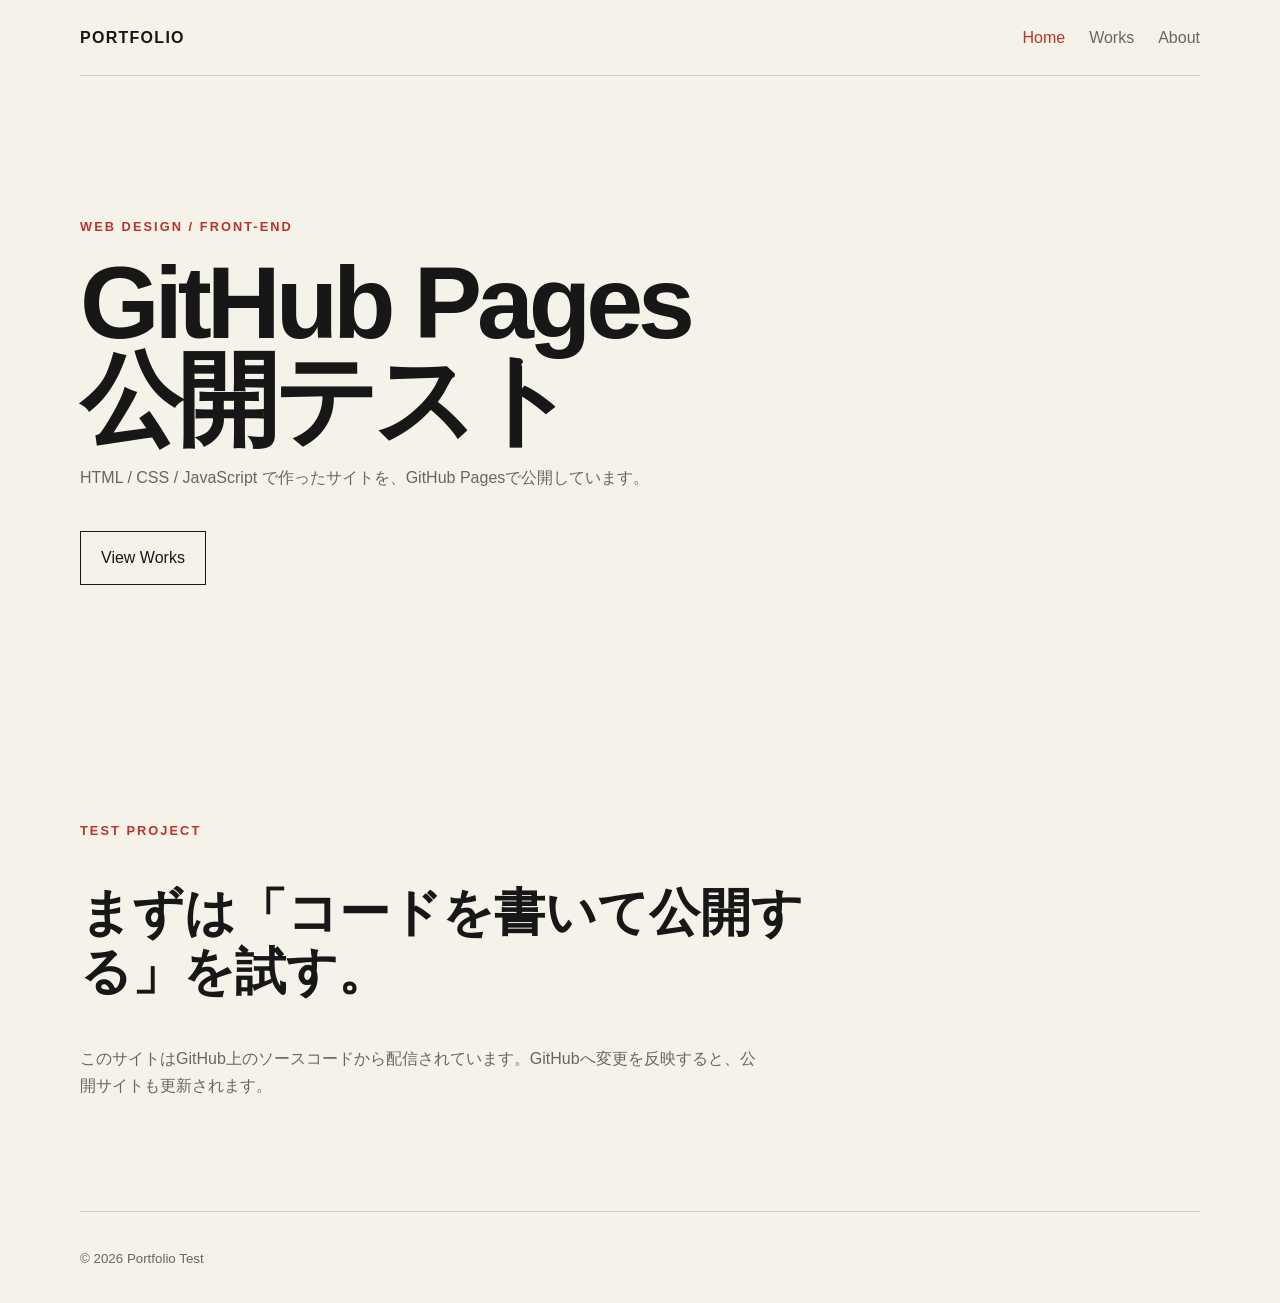
<file: index.html>
<!DOCTYPE html>
<html lang="ja">
<head>
  <meta charset="UTF-8">
  <meta name="viewport" content="width=device-width, initial-scale=1.0">
  <meta name="description" content="GitHub Pagesで公開するポートフォリオテストサイト">
  <title>Portfolio Test</title>
  <link rel="stylesheet" href="./css/style.css">
  <script src="./js/main.js" defer></script>
</head>
<body>
  <header class="site-header">
    <a class="logo" href="./index.html">PORTFOLIO</a>
    <nav aria-label="メインナビゲーション">
      <a href="./index.html">Home</a>
      <a href="./works.html">Works</a>
      <a href="./about.html">About</a>
    </nav>
  </header>

  <main>
    <section class="hero">
      <p class="eyebrow">WEB DESIGN / FRONT-END</p>
      <h1>GitHub Pages<br>公開テスト</h1>
      <p class="lead">HTML / CSS / JavaScript で作ったサイトを、GitHub Pagesで公開しています。</p>
      <a class="button" href="./works.html">View Works</a>
    </section>

    <section class="section">
      <p class="eyebrow">TEST PROJECT</p>
      <h2>まずは「コードを書いて公開する」を試す。</h2>
      <p>このサイトはGitHub上のソースコードから配信されています。GitHubへ変更を反映すると、公開サイトも更新されます。</p>
    </section>
  </main>

  <footer>
    <small>© 2026 Portfolio Test</small>
  </footer>
</body>
</html>
</file>
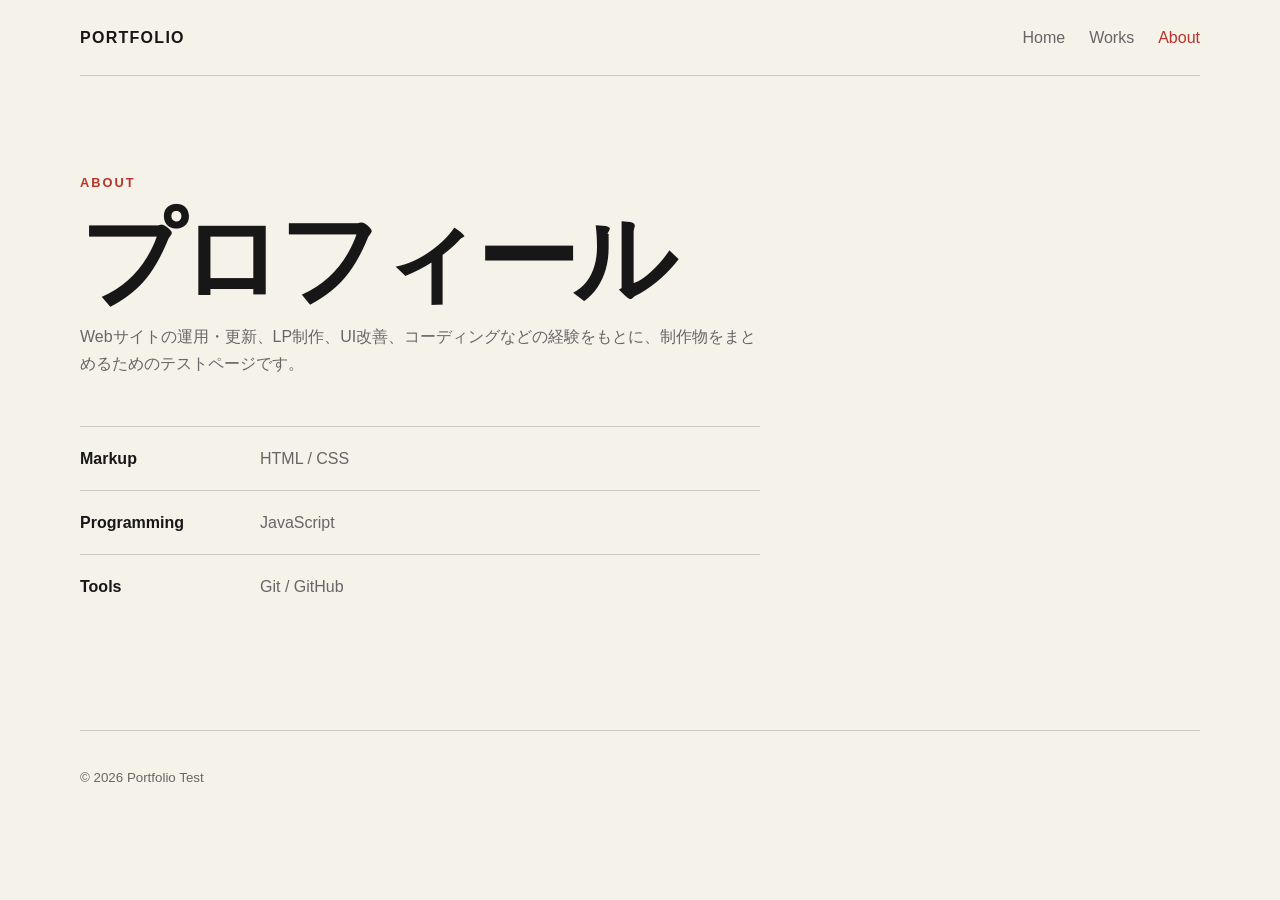
<file: about.html>
<!DOCTYPE html>
<html lang="ja">
<head>
  <meta charset="UTF-8">
  <meta name="viewport" content="width=device-width, initial-scale=1.0">
  <title>About | Portfolio Test</title>
  <link rel="stylesheet" href="./css/style.css">
  <script src="./js/main.js" defer></script>
</head>
<body>
  <header class="site-header">
    <a class="logo" href="./index.html">PORTFOLIO</a>
    <nav aria-label="メインナビゲーション">
      <a href="./index.html">Home</a>
      <a href="./works.html">Works</a>
      <a href="./about.html">About</a>
    </nav>
  </header>

  <main class="section about">
    <p class="eyebrow">ABOUT</p>
    <h1>プロフィール</h1>
    <p>Webサイトの運用・更新、LP制作、UI改善、コーディングなどの経験をもとに、制作物をまとめるためのテストページです。</p>

    <dl class="skills">
      <div><dt>Markup</dt><dd>HTML / CSS</dd></div>
      <div><dt>Programming</dt><dd>JavaScript</dd></div>
      <div><dt>Tools</dt><dd>Git / GitHub</dd></div>
    </dl>
  </main>

  <footer>
    <small>© 2026 Portfolio Test</small>
  </footer>
</body>
</html>
</file>
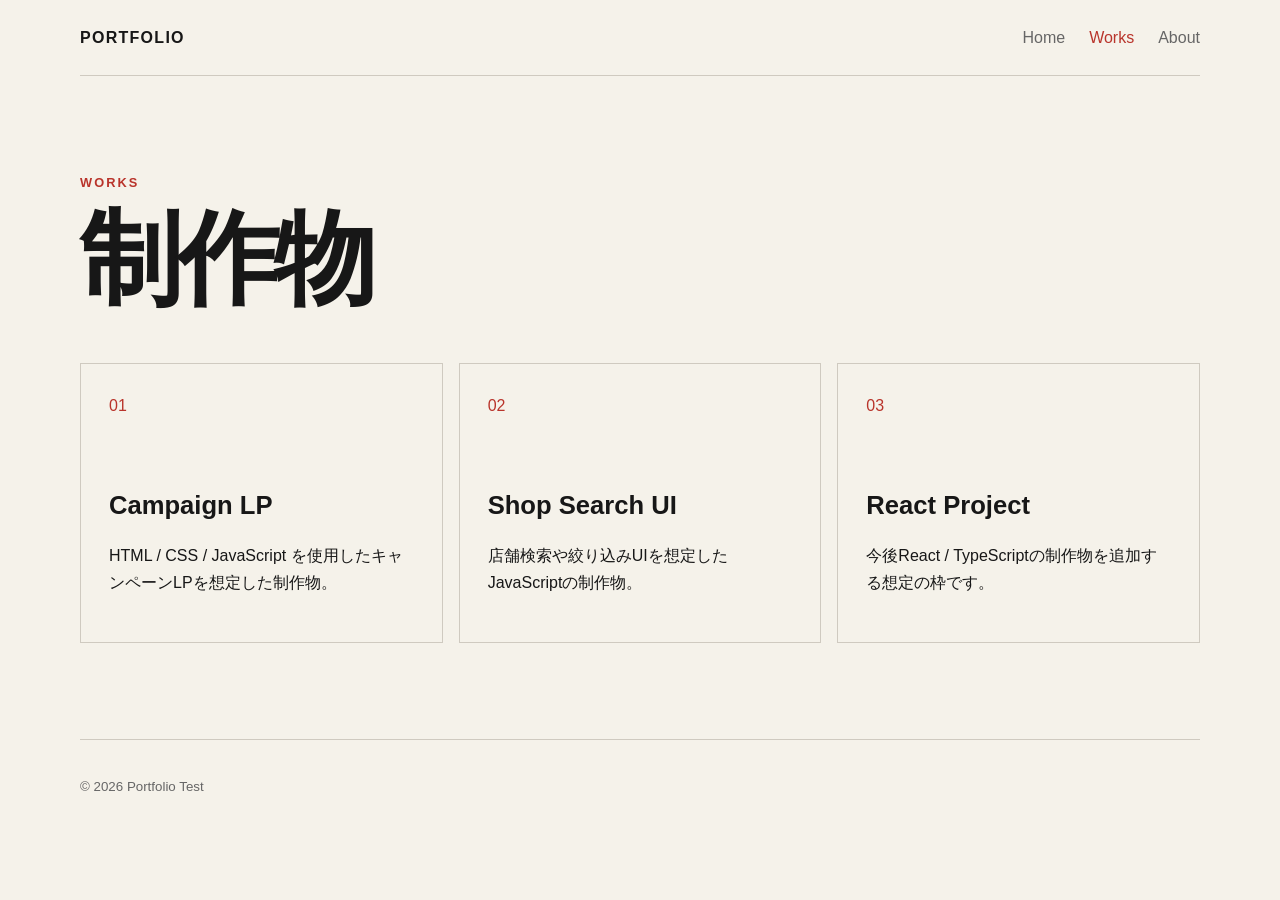
<file: works.html>
<!DOCTYPE html>
<html lang="ja">
<head>
  <meta charset="UTF-8">
  <meta name="viewport" content="width=device-width, initial-scale=1.0">
  <title>Works | Portfolio Test</title>
  <link rel="stylesheet" href="./css/style.css">
  <script src="./js/main.js" defer></script>
</head>
<body>
  <header class="site-header">
    <a class="logo" href="./index.html">PORTFOLIO</a>
    <nav aria-label="メインナビゲーション">
      <a href="./index.html">Home</a>
      <a href="./works.html">Works</a>
      <a href="./about.html">About</a>
    </nav>
  </header>

  <main class="section">
    <p class="eyebrow">WORKS</p>
    <h1>制作物</h1>

    <div class="works-grid">
      <article class="card">
        <span>01</span>
        <h2>Campaign LP</h2>
        <p>HTML / CSS / JavaScript を使用したキャンペーンLPを想定した制作物。</p>
      </article>
      <article class="card">
        <span>02</span>
        <h2>Shop Search UI</h2>
        <p>店舗検索や絞り込みUIを想定したJavaScriptの制作物。</p>
      </article>
      <article class="card">
        <span>03</span>
        <h2>React Project</h2>
        <p>今後React / TypeScriptの制作物を追加する想定の枠です。</p>
      </article>
    </div>
  </main>

  <footer>
    <small>© 2026 Portfolio Test</small>
  </footer>
</body>
</html>
</file>
<file: css/style.css>
* {
  box-sizing: border-box;
}

:root {
  color-scheme: light;
  --bg: #f5f2ea;
  --text: #171717;
  --muted: #666;
  --line: #cfcac0;
  --accent: #b9342b;
}

html {
  scroll-behavior: smooth;
}

body {
  margin: 0;
  color: var(--text);
  background: var(--bg);
  font-family: Arial, "Hiragino Kaku Gothic ProN", "Yu Gothic", sans-serif;
  line-height: 1.7;
}

a {
  color: inherit;
}

.site-header {
  width: min(1120px, calc(100% - 40px));
  margin: 0 auto;
  padding: 24px 0;
  display: flex;
  align-items: center;
  justify-content: space-between;
  border-bottom: 1px solid var(--line);
}

.logo {
  font-weight: 800;
  letter-spacing: .08em;
  text-decoration: none;
}

nav {
  display: flex;
  gap: 24px;
}

nav a {
  color: var(--muted);
  text-decoration: none;
}

nav a:hover,
nav a.is-current {
  color: var(--accent);
}

.hero,
.section {
  width: min(1120px, calc(100% - 40px));
  margin: 0 auto;
}

.hero {
  min-height: 72vh;
  padding: 100px 0;
  display: grid;
  align-content: center;
}

.hero h1,
.section h1 {
  margin: 0;
  font-size: clamp(3rem, 8vw, 7rem);
  line-height: .95;
  letter-spacing: -.05em;
}

.section {
  padding: 96px 0;
}

.section h2 {
  max-width: 780px;
  font-size: clamp(2rem, 4vw, 4rem);
  line-height: 1.15;
}

.eyebrow {
  margin: 0 0 16px;
  color: var(--accent);
  font-size: .8rem;
  font-weight: 700;
  letter-spacing: .16em;
}

.lead,
.section > p:not(.eyebrow) {
  max-width: 680px;
  color: var(--muted);
}

.button {
  width: fit-content;
  margin-top: 24px;
  padding: 12px 20px;
  border: 1px solid var(--text);
  text-decoration: none;
  transition: .2s ease;
}

.button:hover {
  color: var(--bg);
  background: var(--text);
}

.works-grid {
  margin-top: 56px;
  display: grid;
  grid-template-columns: repeat(3, 1fr);
  gap: 16px;
}

.card {
  min-height: 280px;
  padding: 28px;
  border: 1px solid var(--line);
}

.card span {
  color: var(--accent);
}

.card h2 {
  margin-top: 72px;
  font-size: 1.6rem;
}

.skills {
  max-width: 680px;
  margin-top: 48px;
}

.skills div {
  padding: 18px 0;
  display: grid;
  grid-template-columns: 180px 1fr;
  border-top: 1px solid var(--line);
}

.skills dt {
  font-weight: 700;
}

.skills dd {
  margin: 0;
  color: var(--muted);
}

footer {
  width: min(1120px, calc(100% - 40px));
  margin: 0 auto;
  padding: 32px 0;
  border-top: 1px solid var(--line);
  color: var(--muted);
}

@media (max-width: 700px) {
  .site-header {
    align-items: flex-start;
    gap: 20px;
  }

  nav {
    gap: 12px;
    flex-wrap: wrap;
    justify-content: flex-end;
  }

  .hero {
    min-height: 66vh;
    padding: 72px 0;
  }

  .section {
    padding: 72px 0;
  }

  .works-grid {
    grid-template-columns: 1fr;
  }

  .skills div {
    grid-template-columns: 1fr;
    gap: 4px;
  }
}
</file>
